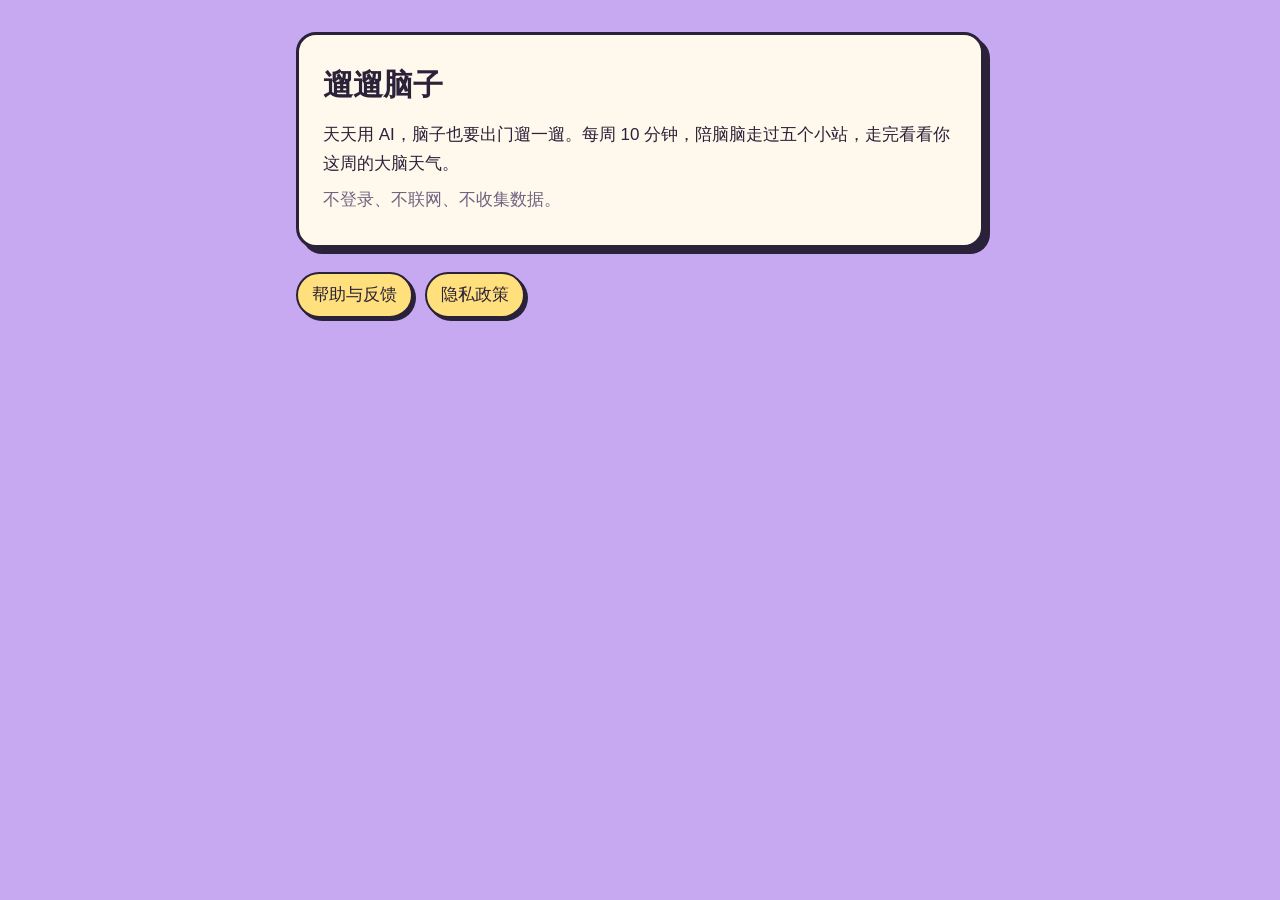
<file: index.html>
<!doctype html>
<html lang="zh-Hans">
<head><meta charset="utf-8"><meta name="viewport" content="width=device-width, initial-scale=1"><title>遛遛脑子</title><link rel="stylesheet" href="style.css"></head>
<body><main>
<div class="card">
<h1>遛遛脑子</h1>
<p>天天用 AI，脑子也要出门遛一遛。每周 10 分钟，陪脑脑走过五个小站，走完看看你这周的大脑天气。</p>
<p class="soft">不登录、不联网、不收集数据。</p>
</div>
<nav><a href="support.html">帮助与反馈</a><a href="privacy.html">隐私政策</a></nav>
</main></body>
</html>
</file>
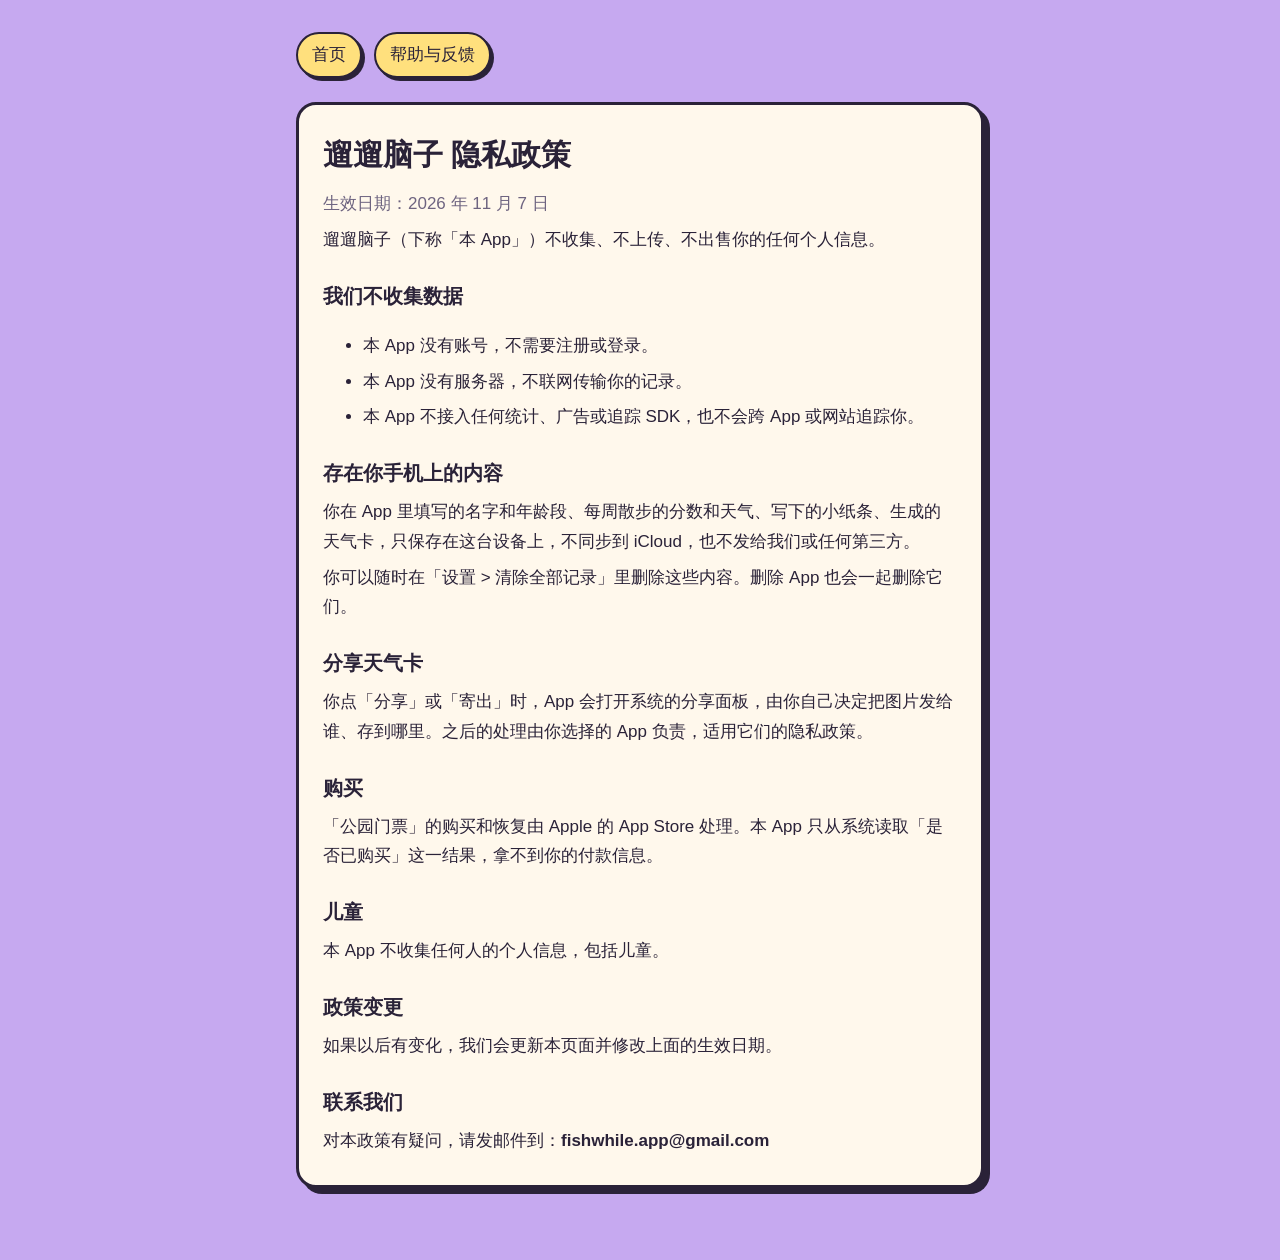
<file: privacy.html>
<!doctype html>
<html lang="zh-Hans">
<head><meta charset="utf-8"><meta name="viewport" content="width=device-width, initial-scale=1"><title>遛遛脑子 隐私政策</title><link rel="stylesheet" href="style.css"></head>
<body><main>
<nav><a href="index.html">首页</a><a href="support.html">帮助与反馈</a></nav>
<div class="card" style="margin-top:24px">
<h1>遛遛脑子 隐私政策</h1>
<p class="soft">生效日期：2026 年 11 月 7 日</p>
<p>遛遛脑子（下称「本 App」）不收集、不上传、不出售你的任何个人信息。</p>
<h2>我们不收集数据</h2>
<ul>
<li>本 App 没有账号，不需要注册或登录。</li>
<li>本 App 没有服务器，不联网传输你的记录。</li>
<li>本 App 不接入任何统计、广告或追踪 SDK，也不会跨 App 或网站追踪你。</li>
</ul>
<h2>存在你手机上的内容</h2>
<p>你在 App 里填写的名字和年龄段、每周散步的分数和天气、写下的小纸条、生成的天气卡，只保存在这台设备上，不同步到 iCloud，也不发给我们或任何第三方。</p>
<p>你可以随时在「设置 &gt; 清除全部记录」里删除这些内容。删除 App 也会一起删除它们。</p>
<h2>分享天气卡</h2>
<p>你点「分享」或「寄出」时，App 会打开系统的分享面板，由你自己决定把图片发给谁、存到哪里。之后的处理由你选择的 App 负责，适用它们的隐私政策。</p>
<h2>购买</h2>
<p>「公园门票」的购买和恢复由 Apple 的 App Store 处理。本 App 只从系统读取「是否已购买」这一结果，拿不到你的付款信息。</p>
<h2>儿童</h2>
<p>本 App 不收集任何人的个人信息，包括儿童。</p>
<h2>政策变更</h2>
<p>如果以后有变化，我们会更新本页面并修改上面的生效日期。</p>
<h2>联系我们</h2>
<p>对本政策有疑问，请发邮件到：<strong>fishwhile.app@gmail.com</strong></p>
</div>
</main></body>
</html>
</file>
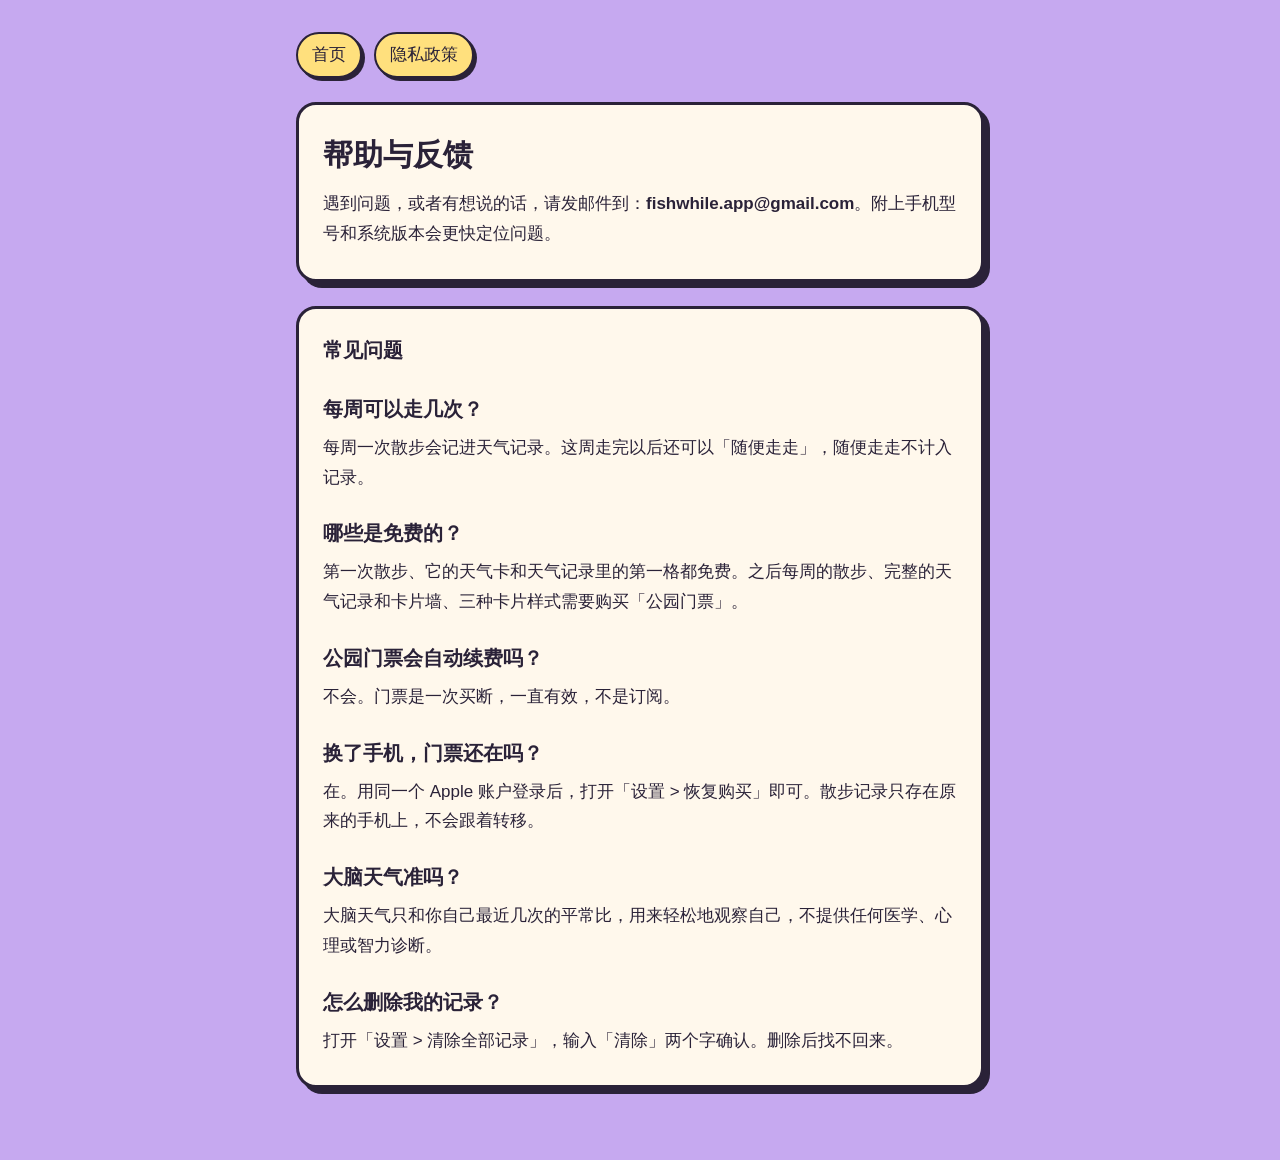
<file: support.html>
<!doctype html>
<html lang="zh-Hans">
<head><meta charset="utf-8"><meta name="viewport" content="width=device-width, initial-scale=1"><title>遛遛脑子 帮助与反馈</title><link rel="stylesheet" href="style.css"></head>
<body><main>
<nav><a href="index.html">首页</a><a href="privacy.html">隐私政策</a></nav>
<div class="card" style="margin-top:24px">
<h1>帮助与反馈</h1>
<p>遇到问题，或者有想说的话，请发邮件到：<strong>fishwhile.app@gmail.com</strong>。附上手机型号和系统版本会更快定位问题。</p>
</div>
<div class="card">
<h2 style="margin-top:0">常见问题</h2>
<h2>每周可以走几次？</h2>
<p>每周一次散步会记进天气记录。这周走完以后还可以「随便走走」，随便走走不计入记录。</p>
<h2>哪些是免费的？</h2>
<p>第一次散步、它的天气卡和天气记录里的第一格都免费。之后每周的散步、完整的天气记录和卡片墙、三种卡片样式需要购买「公园门票」。</p>
<h2>公园门票会自动续费吗？</h2>
<p>不会。门票是一次买断，一直有效，不是订阅。</p>
<h2>换了手机，门票还在吗？</h2>
<p>在。用同一个 Apple 账户登录后，打开「设置 &gt; 恢复购买」即可。散步记录只存在原来的手机上，不会跟着转移。</p>
<h2>大脑天气准吗？</h2>
<p>大脑天气只和你自己最近几次的平常比，用来轻松地观察自己，不提供任何医学、心理或智力诊断。</p>
<h2>怎么删除我的记录？</h2>
<p>打开「设置 &gt; 清除全部记录」，输入「清除」两个字确认。删除后找不回来。</p>
</div>
</main></body>
</html>
</file>
<file: style.css>
:root { --ink: #2A2238; --ink-soft: #6E6480; --cream: #FFF8EC; --lavender: #C6A9F0; --butter: #FFE07D; }
* { box-sizing: border-box; }
body { margin: 0; background: var(--lavender); color: var(--ink); font: 17px/1.75 -apple-system, "PingFang SC", "Hiragino Sans GB", "Microsoft YaHei", sans-serif; }
main { max-width: 720px; margin: 0 auto; padding: 32px 16px 48px; }
.card { background: var(--cream); border: 3px solid var(--ink); border-radius: 20px; box-shadow: 6px 6px 0 var(--ink); padding: 24px; margin-bottom: 24px; }
h1 { font-size: 30px; margin: 0 0 8px; }
h2 { font-size: 20px; margin: 24px 0 4px; }
p, li { margin: 6px 0; }
.soft { color: var(--ink-soft); }
nav a { display: inline-block; margin-right: 12px; padding: 6px 14px; background: var(--butter); border: 2.5px solid var(--ink); border-radius: 999px; color: var(--ink); text-decoration: none; box-shadow: 3px 3px 0 var(--ink); }
</file>
